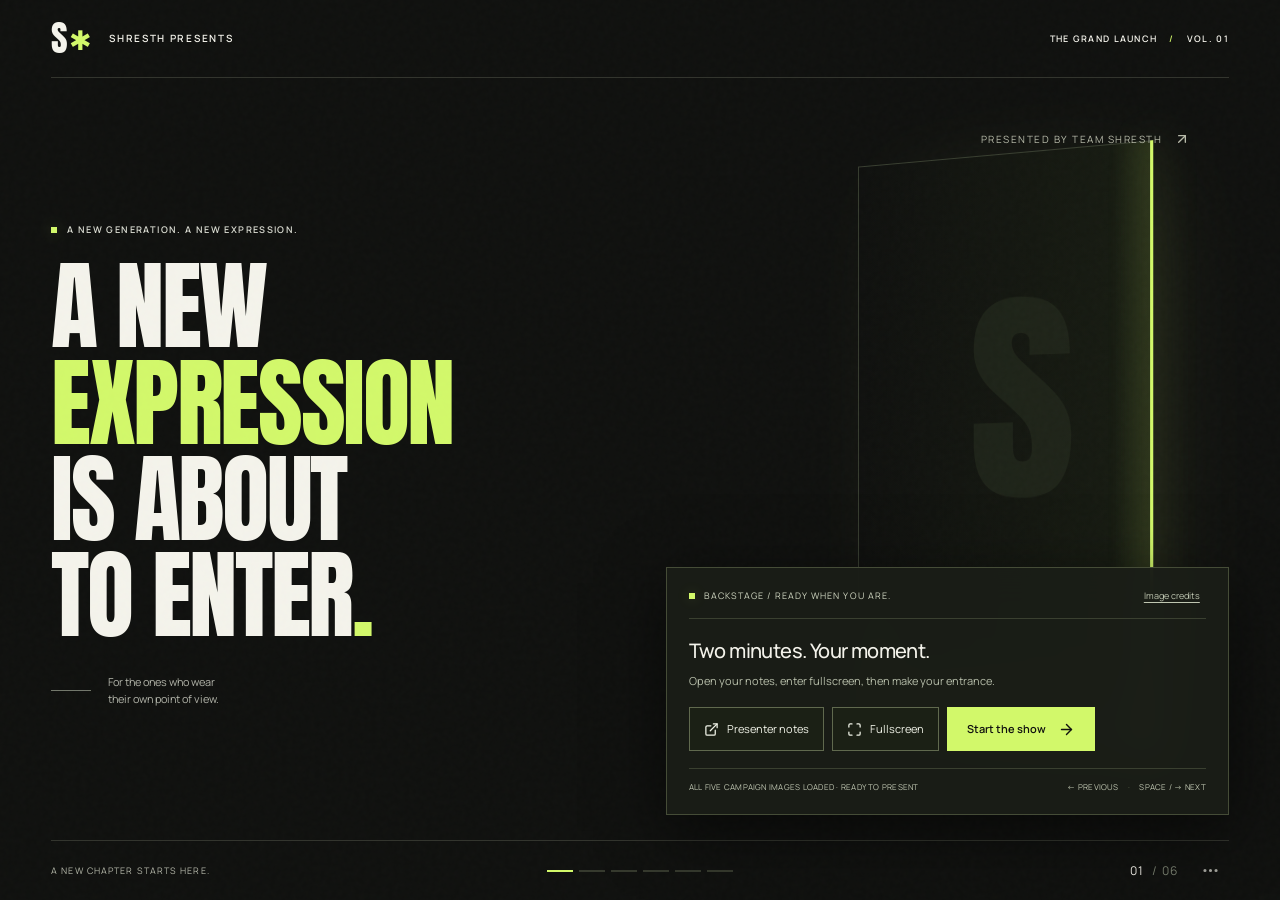
<file: index.html>
<!DOCTYPE html><html lang="en"><head><meta charSet="utf-8"/><meta name="viewport" content="width=device-width, initial-scale=1"/><link rel="stylesheet" href="/_next/static/chunks/33v42-6p9zz_9.css" data-precedence="next"/><link rel="preload" as="script" fetchPriority="low" href="/_next/static/chunks/3cfn99dbrcvvp.js"/><script src="/_next/static/chunks/24oq267qibdq3.js" async=""></script><script src="/_next/static/chunks/2khxl0v1q4i6n.js" async=""></script><script src="/_next/static/chunks/turbopack-3-ry682tkyiqk.js" async=""></script><script src="/_next/static/chunks/0umf92h1sb77c.js" async=""></script><script src="/_next/static/chunks/3hq5izhstmy9q.js" async=""></script><title>The Dressing Room × Shresth — The Grand Launch</title><meta name="description" content="The Gen Z Clothing Company. A new expression, presented by Team Shresth. Experience the collection. Meet us on the runway."/><script src="/_next/static/chunks/0cz1d0mv5g_q7.js" noModule=""></script></head><body><div hidden=""><!--$--><!--/$--></div><div tabindex="-1" class="launch-shell is-setup" data-scene="0" data-status="ready"><a href="#launch-stage" class="launch-skip">Skip to launch</a><header class="stage-header"><div class="stage-monogram" role="img" aria-label="Team Shresth">S<span>✱</span></div><span>SHRESTH PRESENTS</span><span class="stage-edition">THE GRAND LAUNCH <span class="lime">/</span> VOL. 01</span></header><main id="launch-stage" class="launch-stage" tabindex="-1" aria-label="Launch presentation"><section class="launch-scene scene-0" aria-label="The anticipation"><div class="tease-door" aria-hidden="true"><div class="door-line"></div><span>01 — OPENING SOON</span></div><div class="scene-copy anticipation-copy"><p class="stage-eyebrow"><span class="live-dot"></span> A NEW GENERATION. A NEW EXPRESSION.</p><h1>A NEW<br/><span class="lime">EXPRESSION</span><br/>IS ABOUT<br/>TO ENTER<span class="lime">.</span></h1><div class="anticipation-note"><span class="small-rule"></span><p>For the ones who wear<br/>their own point of view.</p></div></div><div class="door-mark" aria-hidden="true">S</div><p class="tease-signature">PRESENTED BY TEAM SHRESTH <svg xmlns="http://www.w3.org/2000/svg" width="16" height="16" viewBox="0 0 24 24" fill="none" stroke="currentColor" stroke-width="2" stroke-linecap="round" stroke-linejoin="round" class="lucide lucide-arrow-up-right" aria-hidden="true"><path d="M7 7h10v10"></path><path d="M7 17 17 7"></path></svg></p></section></main><footer class="stage-footer"><span>A NEW CHAPTER STARTS HERE.</span><div class="scene-indicators" role="img" aria-label="Scene 1 of 6"><span class="is-reached"></span><span class=""></span><span class=""></span><span class=""></span><span class=""></span><span class=""></span></div><div class="stage-counter"><span>01<!-- --> <span class="counter-slash">/ 06</span></span><button class="stage-options" aria-label="Show presentation controls"><svg xmlns="http://www.w3.org/2000/svg" width="19" height="19" viewBox="0 0 24 24" fill="none" stroke="currentColor" stroke-width="2" stroke-linecap="round" stroke-linejoin="round" class="lucide lucide-ellipsis lucide-more-horizontal" aria-hidden="true"><circle cx="12" cy="12" r="1"></circle><circle cx="19" cy="12" r="1"></circle><circle cx="5" cy="12" r="1"></circle></svg></button></div></footer><aside class="launch-setup" aria-label="Pre-show setup"><div class="setup-title"><span class="live-dot"></span><span>BACKSTAGE / READY WHEN YOU ARE.</span><button class="credit-link">Image credits</button></div><div class="setup-body"><div><strong>Two minutes. Your moment.</strong><p>Open your notes, enter fullscreen, then make your entrance.</p></div><div class="setup-actions"><button class="launch-secondary" disabled=""><svg xmlns="http://www.w3.org/2000/svg" width="15" height="15" viewBox="0 0 24 24" fill="none" stroke="currentColor" stroke-width="2" stroke-linecap="round" stroke-linejoin="round" class="lucide lucide-external-link" aria-hidden="true"><path d="M15 3h6v6"></path><path d="M10 14 21 3"></path><path d="M18 13v6a2 2 0 0 1-2 2H5a2 2 0 0 1-2-2V8a2 2 0 0 1 2-2h6"></path></svg> Presenter notes</button><button class="launch-secondary"><svg xmlns="http://www.w3.org/2000/svg" width="15" height="15" viewBox="0 0 24 24" fill="none" stroke="currentColor" stroke-width="2" stroke-linecap="round" stroke-linejoin="round" class="lucide lucide-maximize" aria-hidden="true"><path d="M8 3H5a2 2 0 0 0-2 2v3"></path><path d="M21 8V5a2 2 0 0 0-2-2h-3"></path><path d="M3 16v3a2 2 0 0 0 2 2h3"></path><path d="M16 21h3a2 2 0 0 0 2-2v-3"></path></svg> Fullscreen</button><button class="launch-primary" disabled="">Preparing the show…<svg xmlns="http://www.w3.org/2000/svg" width="17" height="17" viewBox="0 0 24 24" fill="none" stroke="currentColor" stroke-width="2" stroke-linecap="round" stroke-linejoin="round" class="lucide lucide-arrow-right" aria-hidden="true"><path d="M5 12h14"></path><path d="m12 5 7 7-7 7"></path></svg></button></div></div><div class="setup-foot"><span role="status">LOADING CAMPAIGN IMAGES…</span><span>← PREVIOUS <span class="shortcut-dot">·</span> SPACE / → NEXT</span></div></aside><dialog class="launch-dialog" aria-label="Restart the show"><h2>Return to backstage?</h2><p>This resets the timer and returns to the opening screen.</p><div><button class="launch-secondary">Keep presenting</button><button class="launch-primary">Restart show</button></div></dialog><dialog class="launch-dialog" aria-label="Campaign image credits"><p class="stage-eyebrow">CAMPAIGN CREDITS</p><h2>A visual first expression.</h2><p>Five original campaign images generated with AI for The Dressing Room × Shresth launch concept. The adult models are generated; the images do not verify physical garments or fit.</p><p>Creative direction: Indian Gen Z streetwear, relaxed silhouettes, charcoal studio lighting. Original masters and exact prompts are saved with the project.</p><button class="launch-primary">Back to backstage</button></dialog></div><!--$--><!--/$--><script id="_R_">(globalThis["TURBOPACK"] || (globalThis["TURBOPACK"] = [])).push({"otherChunks":["static/chunks/3cfn99dbrcvvp.js","static/chunks/24oq267qibdq3.js","static/chunks/2khxl0v1q4i6n.js"],"runtimeModuleIds":[94553]});</script><script src="/_next/static/chunks/3cfn99dbrcvvp.js" async=""></script><script>(self.__next_f=self.__next_f||[]).push([0])</script><script>self.__next_f.push([1,"1:\"$Sreact.fragment\"\n2:\"/_next/static/chunks/0umf92h1sb77c.js\"\n3:I[39756,[\"$2\"],\"default\"]\n4:I[37457,[\"$2\"],\"default\"]\n6:\"/_next/static/chunks/3hq5izhstmy9q.js\"\n7:\"LaunchExperience\"\n8:I[93761,[\"$2\",\"$6\"],\"$7\"]\n9:I[97367,[\"$2\"],\"OutletBoundary\"]\na:\"$Sreact.suspense\"\nc:\"ViewportBoundary\"\nd:I[97367,[\"$2\"],\"$c\"]\nf:\"MetadataBoundary\"\n10:I[97367,[\"$2\"],\"$f\"]\n12:I[68027,[\"$2\"],\"default\",1]\n:HL[\"/_next/static/chunks/33v42-6p9zz_9.css\",\"style\"]\n5:[[\"children\",{\"s\":\"__PAGE__\",\"h\":512,\"d\":{\"r\":[\"$\",\"$1\",\"c\",{\"children\":[[\"$\",\"$L8\",null,{}],[[\"$\",\"script\",\"script-0\",{\"src\":\"/_next/static/chunks/3hq5izhstmy9q.js\",\"async\":true,\"nonce\":\"$undefined\"}]],[\"$\",\"$L9\",null,{\"children\":[\"$\",\"$a\",null,{\"name\":\"Next.MetadataOutlet\",\"children\":\"$@b\"}]}]]}],\"p\":false,\"v\":null}}]]\n"])</script><script>self.__next_f.push([1,"0:{\"P\":null,\"c\":[\"\",\"\"],\"q\":\"\",\"i\":false,\"t\":{\"t\":{\"s\":\"\",\"h\":528,\"d\":{\"r\":[\"$\",\"$1\",\"c\",{\"children\":[[[\"$\",\"link\",\"0\",{\"rel\":\"stylesheet\",\"href\":\"/_next/static/chunks/33v42-6p9zz_9.css\",\"precedence\":\"next\",\"crossOrigin\":\"$undefined\",\"nonce\":\"$undefined\"}],[\"$\",\"script\",\"script-0\",{\"src\":\"/_next/static/chunks/0umf92h1sb77c.js\",\"async\":true,\"nonce\":\"$undefined\"}]],[\"$\",\"html\",null,{\"lang\":\"en\",\"children\":[\"$\",\"body\",null,{\"children\":[\"$\",\"$L3\",null,{\"parallelRouterKey\":\"children\",\"error\":\"$undefined\",\"errorStyles\":\"$undefined\",\"errorScripts\":\"$undefined\",\"template\":[\"$\",\"$L4\",null,{}],\"templateStyles\":\"$undefined\",\"templateScripts\":\"$undefined\",\"notFound\":[[[\"$\",\"title\",null,{\"children\":\"404: This page could not be found.\"}],[\"$\",\"div\",null,{\"style\":{\"fontFamily\":\"system-ui,\\\"Segoe UI\\\",Roboto,Helvetica,Arial,sans-serif,\\\"Apple Color Emoji\\\",\\\"Segoe UI Emoji\\\"\",\"height\":\"100vh\",\"textAlign\":\"center\",\"display\":\"flex\",\"flexDirection\":\"column\",\"alignItems\":\"center\",\"justifyContent\":\"center\"},\"children\":[\"$\",\"div\",null,{\"children\":[[\"$\",\"style\",null,{\"dangerouslySetInnerHTML\":{\"__html\":\"body{color:#000;background:#fff;margin:0}.next-error-h1{border-right:1px solid rgba(0,0,0,.3)}@media (prefers-color-scheme:dark){body{color:#fff;background:#000}.next-error-h1{border-right:1px solid rgba(255,255,255,.3)}}\"}}],[\"$\",\"h1\",null,{\"className\":\"next-error-h1\",\"style\":{\"display\":\"inline-block\",\"margin\":\"0 20px 0 0\",\"padding\":\"0 23px 0 0\",\"fontSize\":24,\"fontWeight\":500,\"verticalAlign\":\"top\",\"lineHeight\":\"49px\"},\"children\":404}],[\"$\",\"div\",null,{\"style\":{\"display\":\"inline-block\"},\"children\":[\"$\",\"h2\",null,{\"style\":{\"fontSize\":14,\"fontWeight\":400,\"lineHeight\":\"49px\",\"margin\":0},\"children\":\"This page could not be found.\"}]}]]}]}]],[]],\"forbidden\":\"$undefined\",\"unauthorized\":\"$undefined\"}]}]}]]}],\"p\":false,\"v\":null},\"c\":\"$Q5\"},\"h\":{\"r\":[\"$\",\"$1\",\"h\",{\"children\":[null,[\"$\",\"$Ld\",null,{\"children\":\"$Le\"}],[\"$\",\"$L10\",null,{\"children\":[[\"$\",\"div\",null,{\"hidden\":true,\"children\":[\"$\",\"$a\",null,{\"name\":\"Next.Metadata\",\"children\":\"$L11\"}]}],null]}],null]}],\"p\":false,\"v\":null}},\"m\":\"$undefined\",\"G\":[\"$12\",[[\"$\",\"link\",\"0\",{\"rel\":\"stylesheet\",\"href\":\"/_next/static/chunks/33v42-6p9zz_9.css\",\"precedence\":\"next\",\"crossOrigin\":\"$undefined\",\"nonce\":\"$undefined\"}]]],\"S\":true,\"r\":\"$undefined\",\"s\":\"$undefined\",\"a\":\"$undefined\",\"l\":\"$undefined\",\"p\":\"$undefined\",\"d\":\"$undefined\",\"b\":\"5Tp-k30WKajhKIGMwZar4\"}\n"])</script><script>self.__next_f.push([1,"e:[[\"$\",\"meta\",\"0\",{\"charSet\":\"utf-8\"}],[\"$\",\"meta\",\"1\",{\"name\":\"viewport\",\"content\":\"width=device-width, initial-scale=1\"}]]\n"])</script><script>self.__next_f.push([1,"b:null\n11:[[\"$\",\"title\",\"0\",{\"children\":\"The Dressing Room × Shresth — The Grand Launch\"}],[\"$\",\"meta\",\"1\",{\"name\":\"description\",\"content\":\"The Gen Z Clothing Company. A new expression, presented by Team Shresth. Experience the collection. Meet us on the runway.\"}]]\n"])</script></body></html>
</file>
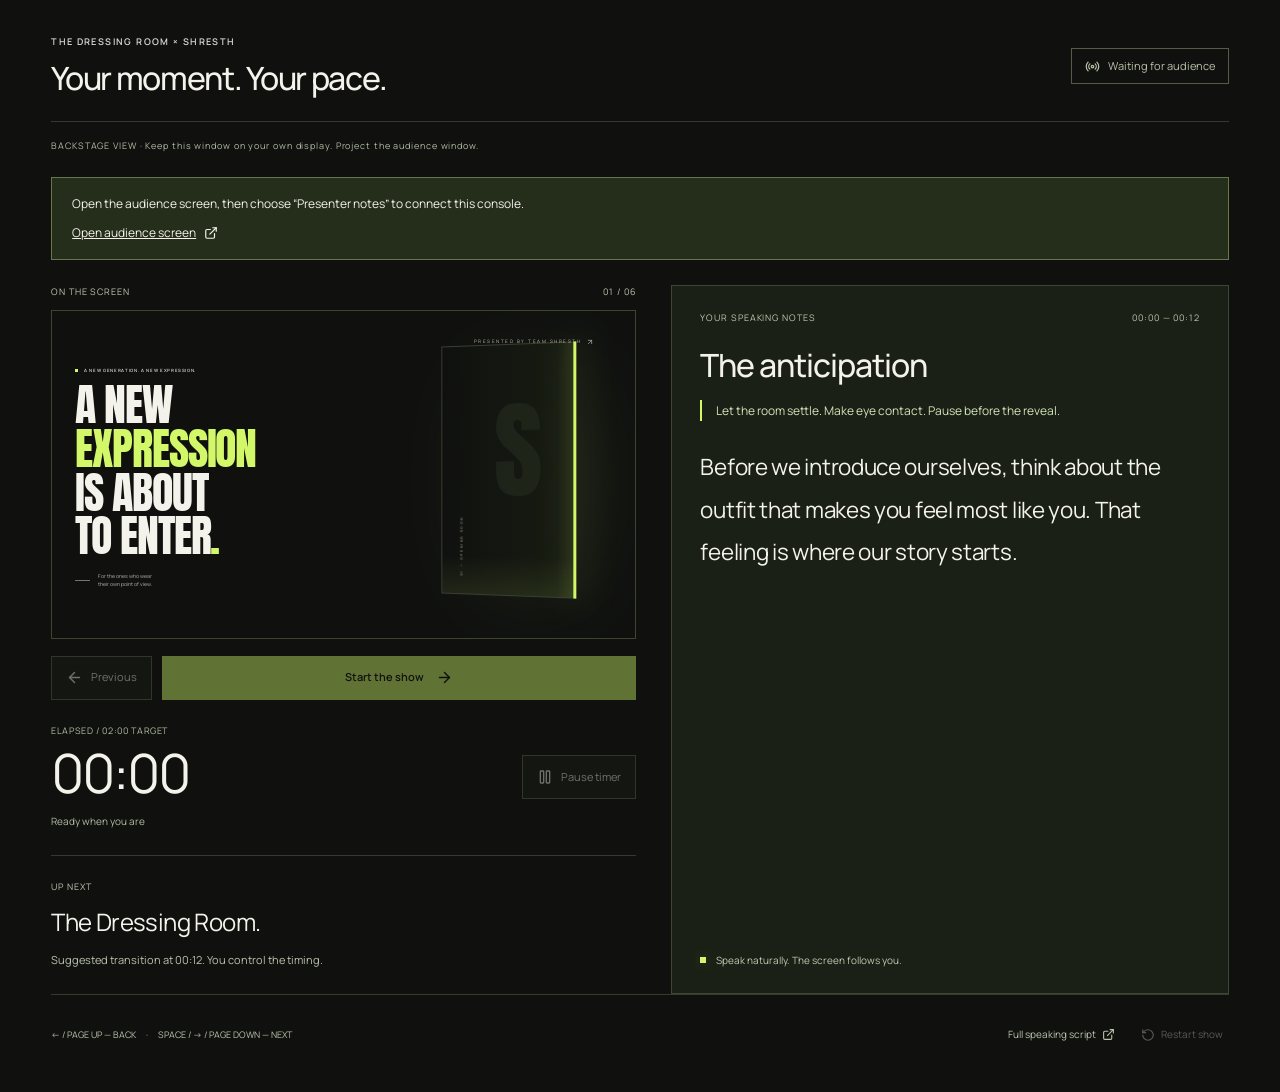
<file: presenter.html>
<!DOCTYPE html><html lang="en"><head><meta charSet="utf-8"/><meta name="viewport" content="width=device-width, initial-scale=1"/><link rel="stylesheet" href="/_next/static/chunks/33v42-6p9zz_9.css" data-precedence="next"/><link rel="preload" as="script" fetchPriority="low" href="/_next/static/chunks/3cfn99dbrcvvp.js"/><script src="/_next/static/chunks/24oq267qibdq3.js" async=""></script><script src="/_next/static/chunks/2khxl0v1q4i6n.js" async=""></script><script src="/_next/static/chunks/turbopack-3-ry682tkyiqk.js" async=""></script><script src="/_next/static/chunks/0umf92h1sb77c.js" async=""></script><script src="/_next/static/chunks/3puctrsd0jvv6.js" async=""></script><title>Presenter console | The Dressing Room</title><meta name="description" content="The Gen Z Clothing Company. A new expression, presented by Team Shresth. Experience the collection. Meet us on the runway."/><meta name="robots" content="noindex, nofollow"/><script src="/_next/static/chunks/0cz1d0mv5g_q7.js" noModule=""></script></head><body><div hidden=""><!--$--><!--/$--></div><div class="presenter-shell"><header class="presenter-header"><div><p class="stage-eyebrow">THE DRESSING ROOM × SHRESTH</p><h1>Your moment. Your pace.</h1></div><div class="connection-badge " role="status"><svg xmlns="http://www.w3.org/2000/svg" width="15" height="15" viewBox="0 0 24 24" fill="none" stroke="currentColor" stroke-width="2" stroke-linecap="round" stroke-linejoin="round" class="lucide lucide-radio" aria-hidden="true"><path d="M16.247 7.761a6 6 0 0 1 0 8.478"></path><path d="M19.075 4.933a10 10 0 0 1 0 14.134"></path><path d="M4.925 19.067a10 10 0 0 1 0-14.134"></path><path d="M7.753 16.239a6 6 0 0 1 0-8.478"></path><circle cx="12" cy="12" r="2"></circle></svg>Waiting for audience</div></header><p class="presenter-privacy">BACKSTAGE VIEW · Keep this window on your own display. Project the audience window.</p><div class="presenter-alert">Open the audience screen, then choose “Presenter notes” to connect this console.<a href="/" target="tdr-audience">Open audience screen <svg xmlns="http://www.w3.org/2000/svg" width="14" height="14" viewBox="0 0 24 24" fill="none" stroke="currentColor" stroke-width="2" stroke-linecap="round" stroke-linejoin="round" class="lucide lucide-external-link" aria-hidden="true"><path d="M15 3h6v6"></path><path d="M10 14 21 3"></path><path d="M18 13v6a2 2 0 0 1-2 2H5a2 2 0 0 1-2-2V8a2 2 0 0 1 2-2h6"></path></svg></a></div><div class="presenter-grid"><div class="presenter-left"><div class="console-panel-label"><span>ON THE SCREEN</span><span>01<!-- --> / 06</span></div><div class="presenter-preview" role="img" aria-label="Current audience scene preview"><section class="launch-scene scene-0 is-preview" aria-label="The anticipation"><div class="tease-door" aria-hidden="true"><div class="door-line"></div><span>01 — OPENING SOON</span></div><div class="scene-copy anticipation-copy"><p class="stage-eyebrow"><span class="live-dot"></span> A NEW GENERATION. A NEW EXPRESSION.</p><h1>A NEW<br/><span class="lime">EXPRESSION</span><br/>IS ABOUT<br/>TO ENTER<span class="lime">.</span></h1><div class="anticipation-note"><span class="small-rule"></span><p>For the ones who wear<br/>their own point of view.</p></div></div><div class="door-mark" aria-hidden="true">S</div><p class="tease-signature">PRESENTED BY TEAM SHRESTH <svg xmlns="http://www.w3.org/2000/svg" width="16" height="16" viewBox="0 0 24 24" fill="none" stroke="currentColor" stroke-width="2" stroke-linecap="round" stroke-linejoin="round" class="lucide lucide-arrow-up-right" aria-hidden="true"><path d="M7 7h10v10"></path><path d="M7 17 17 7"></path></svg></p></section></div><div class="presenter-actions"><button class="launch-secondary" disabled=""><svg xmlns="http://www.w3.org/2000/svg" width="17" height="17" viewBox="0 0 24 24" fill="none" stroke="currentColor" stroke-width="2" stroke-linecap="round" stroke-linejoin="round" class="lucide lucide-arrow-left" aria-hidden="true"><path d="m12 19-7-7 7-7"></path><path d="M19 12H5"></path></svg> Previous</button><button class="launch-primary" disabled="">Start the show<svg xmlns="http://www.w3.org/2000/svg" width="17" height="17" viewBox="0 0 24 24" fill="none" stroke="currentColor" stroke-width="2" stroke-linecap="round" stroke-linejoin="round" class="lucide lucide-arrow-right" aria-hidden="true"><path d="M5 12h14"></path><path d="m12 5 7 7-7 7"></path></svg></button></div><div class="presenter-timer"><div><p>ELAPSED / 02:00 TARGET</p><strong class="" data-testid="show-timer">00:00</strong><span>Ready when you are</span></div><button class="launch-secondary" disabled=""><svg xmlns="http://www.w3.org/2000/svg" width="16" height="16" viewBox="0 0 24 24" fill="none" stroke="currentColor" stroke-width="2" stroke-linecap="round" stroke-linejoin="round" class="lucide lucide-pause" aria-hidden="true"><rect x="14" y="3" width="5" height="18" rx="1"></rect><rect x="5" y="3" width="5" height="18" rx="1"></rect></svg>Pause timer</button></div><div class="presenter-next"><p class="console-panel-label">UP NEXT</p><strong>The Dressing Room.</strong><p>Suggested transition at 00:12. You control the timing.</p></div></div><section class="speaker-notes" aria-label="Speaking notes"><div class="console-panel-label"><span>YOUR SPEAKING NOTES</span><span>00:00<!-- --> — <!-- -->00:12</span></div><h2>The anticipation</h2><p class="speaker-cue">Let the room settle. Make eye contact. Pause before the reveal.</p><p class="speaker-script">Before we introduce ourselves, think about the outfit that makes you feel most like you. That feeling is where our story starts.</p><div class="speaker-note-bottom"><span class="live-dot"></span><p>Speak naturally. The screen follows you.</p></div></section></div><footer class="presenter-footer"><span>← / PAGE UP — BACK <span>·</span> SPACE / → / PAGE DOWN — NEXT</span><div><a href="/launch-script.txt" target="_blank" rel="noreferrer">Full speaking script <svg xmlns="http://www.w3.org/2000/svg" width="13" height="13" viewBox="0 0 24 24" fill="none" stroke="currentColor" stroke-width="2" stroke-linecap="round" stroke-linejoin="round" class="lucide lucide-external-link" aria-hidden="true"><path d="M15 3h6v6"></path><path d="M10 14 21 3"></path><path d="M18 13v6a2 2 0 0 1-2 2H5a2 2 0 0 1-2-2V8a2 2 0 0 1 2-2h6"></path></svg></a><button disabled=""><svg xmlns="http://www.w3.org/2000/svg" width="14" height="14" viewBox="0 0 24 24" fill="none" stroke="currentColor" stroke-width="2" stroke-linecap="round" stroke-linejoin="round" class="lucide lucide-rotate-ccw" aria-hidden="true"><path d="M3 12a9 9 0 1 0 9-9 9.75 9.75 0 0 0-6.74 2.74L3 8"></path><path d="M3 3v5h5"></path></svg> Restart show</button></div></footer><dialog class="launch-dialog" aria-label="Restart the launch"><h2>Restart the launch?</h2><p>The audience returns to the opening screen and the timer resets.</p><div><button class="launch-secondary">Keep presenting</button><button class="launch-primary">Restart show</button></div></dialog></div><!--$--><!--/$--><script id="_R_">(globalThis["TURBOPACK"] || (globalThis["TURBOPACK"] = [])).push({"otherChunks":["static/chunks/3cfn99dbrcvvp.js","static/chunks/24oq267qibdq3.js","static/chunks/2khxl0v1q4i6n.js"],"runtimeModuleIds":[94553]});</script><script src="/_next/static/chunks/3cfn99dbrcvvp.js" async=""></script><script>(self.__next_f=self.__next_f||[]).push([0])</script><script>self.__next_f.push([1,"1:\"$Sreact.fragment\"\n2:\"/_next/static/chunks/0umf92h1sb77c.js\"\n3:I[39756,[\"$2\"],\"default\"]\n4:I[37457,[\"$2\"],\"default\"]\n8:\"/_next/static/chunks/3puctrsd0jvv6.js\"\n9:\"PresenterConsole\"\na:I[88868,[\"$2\",\"$8\"],\"$9\"]\nb:I[97367,[\"$2\"],\"OutletBoundary\"]\nc:\"$Sreact.suspense\"\ne:\"ViewportBoundary\"\nf:I[97367,[\"$2\"],\"$e\"]\n11:\"MetadataBoundary\"\n12:I[97367,[\"$2\"],\"$11\"]\n14:I[68027,[\"$2\"],\"default\",1]\n:HL[\"/_next/static/chunks/33v42-6p9zz_9.css\",\"style\"]\n6:X\n7:[[\"children\",{\"s\":\"__PAGE__\",\"h\":512,\"d\":{\"r\":[\"$\",\"$1\",\"c\",{\"children\":[[\"$\",\"$La\",null,{}],[[\"$\",\"script\",\"script-0\",{\"src\":\"/_next/static/chunks/3puctrsd0jvv6.js\",\"async\":true,\"nonce\":\"$undefined\"}]],[\"$\",\"$Lb\",null,{\"children\":[\"$\",\"$c\",null,{\"name\":\"Next.MetadataOutlet\",\"children\":\"$@d\"}]}]]}],\"p\":false,\"v\":null}}]]\n5:[[\"children\",{\"s\":\"presenter\",\"h\":512,\"d\":{\"r\":[\"$\",\"$1\",\"c\",{\"children\":[null,[\"$\",\"$L3\",null,{\"parallelRouterKey\":\"children\",\"error\":\"$undefined\",\"errorStyles\":\"$undefined\",\"errorScripts\":\"$undefined\",\"template\":[\"$\",\"$L4\",null,{}],\"templateStyles\":\"$undefined\",\"templateScripts\":\"$undefined\",\"notFound\":\"$undefined\",\"forbidden\":\"$undefined\",\"unauthorized\":\"$undefined\"}]]}],\"p\":false,\"v\":\"$6\"},\"c\":\"$Q7\"}]]\n"])</script><script>self.__next_f.push([1,"0:{\"P\":null,\"c\":[\"\",\"presenter\"],\"q\":\"\",\"i\":false,\"t\":{\"t\":{\"s\":\"\",\"h\":528,\"d\":{\"r\":[\"$\",\"$1\",\"c\",{\"children\":[[[\"$\",\"link\",\"0\",{\"rel\":\"stylesheet\",\"href\":\"/_next/static/chunks/33v42-6p9zz_9.css\",\"precedence\":\"next\",\"crossOrigin\":\"$undefined\",\"nonce\":\"$undefined\"}],[\"$\",\"script\",\"script-0\",{\"src\":\"/_next/static/chunks/0umf92h1sb77c.js\",\"async\":true,\"nonce\":\"$undefined\"}]],[\"$\",\"html\",null,{\"lang\":\"en\",\"children\":[\"$\",\"body\",null,{\"children\":[\"$\",\"$L3\",null,{\"parallelRouterKey\":\"children\",\"error\":\"$undefined\",\"errorStyles\":\"$undefined\",\"errorScripts\":\"$undefined\",\"template\":[\"$\",\"$L4\",null,{}],\"templateStyles\":\"$undefined\",\"templateScripts\":\"$undefined\",\"notFound\":[[[\"$\",\"title\",null,{\"children\":\"404: This page could not be found.\"}],[\"$\",\"div\",null,{\"style\":{\"fontFamily\":\"system-ui,\\\"Segoe UI\\\",Roboto,Helvetica,Arial,sans-serif,\\\"Apple Color Emoji\\\",\\\"Segoe UI Emoji\\\"\",\"height\":\"100vh\",\"textAlign\":\"center\",\"display\":\"flex\",\"flexDirection\":\"column\",\"alignItems\":\"center\",\"justifyContent\":\"center\"},\"children\":[\"$\",\"div\",null,{\"children\":[[\"$\",\"style\",null,{\"dangerouslySetInnerHTML\":{\"__html\":\"body{color:#000;background:#fff;margin:0}.next-error-h1{border-right:1px solid rgba(0,0,0,.3)}@media (prefers-color-scheme:dark){body{color:#fff;background:#000}.next-error-h1{border-right:1px solid rgba(255,255,255,.3)}}\"}}],[\"$\",\"h1\",null,{\"className\":\"next-error-h1\",\"style\":{\"display\":\"inline-block\",\"margin\":\"0 20px 0 0\",\"padding\":\"0 23px 0 0\",\"fontSize\":24,\"fontWeight\":500,\"verticalAlign\":\"top\",\"lineHeight\":\"49px\"},\"children\":404}],[\"$\",\"div\",null,{\"style\":{\"display\":\"inline-block\"},\"children\":[\"$\",\"h2\",null,{\"style\":{\"fontSize\":14,\"fontWeight\":400,\"lineHeight\":\"49px\",\"margin\":0},\"children\":\"This page could not be found.\"}]}]]}]}]],[]],\"forbidden\":\"$undefined\",\"unauthorized\":\"$undefined\"}]}]}]]}],\"p\":false,\"v\":null},\"c\":\"$Q5\"},\"h\":{\"r\":[\"$\",\"$1\",\"h\",{\"children\":[null,[\"$\",\"$Lf\",null,{\"children\":\"$L10\"}],[\"$\",\"$L12\",null,{\"children\":[[\"$\",\"div\",null,{\"hidden\":true,\"children\":[\"$\",\"$c\",null,{\"name\":\"Next.Metadata\",\"children\":\"$L13\"}]}],null]}],null]}],\"p\":false,\"v\":null}},\"m\":\"$undefined\",\"G\":[\"$14\",[[\"$\",\"link\",\"0\",{\"rel\":\"stylesheet\",\"href\":\"/_next/static/chunks/33v42-6p9zz_9.css\",\"precedence\":\"next\",\"crossOrigin\":\"$undefined\",\"nonce\":\"$undefined\"}]]],\"S\":true,\"r\":\"$undefined\",\"s\":\"$undefined\",\"a\":\"$undefined\",\"l\":\"$undefined\",\"p\":\"$undefined\",\"d\":\"$undefined\",\"b\":\"5Tp-k30WKajhKIGMwZar4\"}\n"])</script><script>self.__next_f.push([1,"6:C\n10:[[\"$\",\"meta\",\"0\",{\"charSet\":\"utf-8\"}],[\"$\",\"meta\",\"1\",{\"name\":\"viewport\",\"content\":\"width=device-width, initial-scale=1\"}]]\n"])</script><script>self.__next_f.push([1,"d:null\n13:[[\"$\",\"title\",\"0\",{\"children\":\"Presenter console | The Dressing Room\"}],[\"$\",\"meta\",\"1\",{\"name\":\"description\",\"content\":\"The Gen Z Clothing Company. A new expression, presented by Team Shresth. Experience the collection. Meet us on the runway.\"}],[\"$\",\"meta\",\"2\",{\"name\":\"robots\",\"content\":\"noindex, nofollow\"}]]\n"])</script></body></html>
</file>
<file: _next/static/chunks/33v42-6p9zz_9.css>
@font-face{font-family:LaunchDisplay;src:url(/fonts/Anton-Regular.ttf)format("truetype");font-weight:400;font-display:swap}@font-face{font-family:LaunchSans;src:url(/fonts/Manrope.ttf)format("truetype");font-weight:200 800;font-display:swap}:is(body:has(.launch-shell),body:has(.presenter-shell)){color:#f4f3eb;background:#10110f;margin:0}.launch-shell,.presenter-shell{--lime:#d2f86a;--stage-ink:#10110f;--stage-paper:#f4f3eb;--stage-muted:#b1b3a8;--u:1vw;color:var(--stage-paper);background:var(--stage-ink);text-align:left;font-family:LaunchSans,Arial,sans-serif;font-weight:400;line-height:1.5}.launch-shell *,.presenter-shell *{box-sizing:border-box}.launch-shell h1,.presenter-shell h1,.launch-shell h2,.presenter-shell h2,.launch-shell p,.presenter-shell p,.launch-shell figure,.presenter-shell figure{margin:0}.launch-shell button,.presenter-shell button{font:inherit;cursor:pointer;color:inherit;text-transform:none;letter-spacing:0;background:0 0;border:0}.launch-shell button:disabled,.presenter-shell button:disabled{opacity:.42;cursor:not-allowed}.launch-shell a,.presenter-shell a{color:inherit;text-decoration:none}.launch-shell :focus-visible,.presenter-shell :focus-visible{outline:2px solid var(--lime);outline-offset:5px}.launch-shell:focus,.launch-stage:focus{outline:none}.launch-shell .lime,.presenter-shell .lime{color:var(--lime)}.launch-shell{isolation:isolate;flex-direction:column;min-height:100svh;display:flex;position:relative;overflow:hidden}.launch-shell:after{content:"";opacity:.12;pointer-events:none;z-index:4;background-image:url("data:image/svg+xml,%3Csvg viewBox='0 0 180 180' xmlns='http://www.w3.org/2000/svg'%3E%3Cfilter id='n'%3E%3CfeTurbulence type='fractalNoise' baseFrequency='.9' numOctaves='3' stitchTiles='stitch'/%3E%3C/filter%3E%3Crect width='100%25' height='100%25' opacity='.16' filter='url(%23n)'/%3E%3C/svg%3E");position:absolute;inset:0}.launch-skip{background:var(--lime);z-index:50;padding:12px 20px;position:absolute;top:-100px;left:20px;color:#10110f!important}.launch-skip:focus{top:10px}.stage-header{letter-spacing:1.7px;z-index:5;border-bottom:1px solid #33352e;flex-shrink:0;align-items:center;gap:20px;height:78px;margin:0 4%;font-size:10px;font-weight:600;display:flex;position:relative}.stage-monogram{letter-spacing:-3px;color:var(--stage-paper);align-items:center;gap:4px;font:36px/.9 LaunchDisplay,sans-serif;display:flex}.stage-monogram span{color:var(--lime);font-size:27px;line-height:1}.stage-edition{letter-spacing:1.3px;gap:12px;margin-left:auto;font-size:9px;display:flex}.launch-stage{flex:none;height:calc(100svh - 138px);min-height:500px;display:block;position:relative}.launch-scene{--u:1vw;width:100%;height:100%;animation:.65s ease-out both scene-in;position:relative;overflow:hidden}.launch-scene h1{letter-spacing:-.025em;margin:0;font-family:LaunchDisplay,Impact,sans-serif;font-weight:400;line-height:.98}.stage-eyebrow{font-size:clamp(9px, calc(var(--u) * .72), 14px);letter-spacing:.15em;color:#d9dbd1;align-items:center;gap:10px;font-weight:600;line-height:1.6;display:flex}.live-dot{background:var(--lime);flex-shrink:0;width:6px;height:6px;display:inline-block;box-shadow:0 0 13px #d2f86a35}.scene-copy{z-index:2;position:relative}.anticipation-copy{padding:calc(var(--u) * 3) 4% 2%;flex-direction:column;justify-content:center;width:65%;height:100%;display:flex}.anticipation-copy h1{font-size:calc(var(--u) * 7.6);margin:calc(var(--u) * 1.6) 0;line-height:.99}.anticipation-note{margin-top:calc(var(--u) * .7);align-items:center;gap:17px;display:flex}.anticipation-note p{font-size:clamp(10px, calc(var(--u) * .85), 16px);color:var(--stage-muted);line-height:1.6}.small-rule{background:#72776b;width:40px;height:1px}.tease-door{background:linear-gradient(90deg,#10110f 0%,#171b12 88%,#b7e55324 100%);border:1px solid #383e30;width:24%;height:77%;position:absolute;top:10%;right:10%;transform:perspective(1000px)rotateY(-17deg);box-shadow:23px 10px 100px -35px #bad57029}.door-line{background:var(--lime);width:3px;height:101%;position:absolute;top:-1px;right:-2px;box-shadow:0 0 38px 5px #bce06a26}.tease-door:after{content:"";background:linear-gradient(#0000,#d2f86a16);height:15%;position:absolute;inset:auto 0 0}.tease-door span{letter-spacing:1.6px;color:#c1c7ad;writing-mode:vertical-rl;font-size:9px;position:absolute;bottom:18px;left:18px;transform:rotate(180deg)}.door-mark{font:calc(var(--u) * 18)/1 LaunchDisplay, sans-serif;color:#252c1e;opacity:.6;position:absolute;top:27%;right:16%;transform:skewY(-2deg)}.tease-signature{color:#b8bbaa;letter-spacing:1.5px;align-items:center;gap:12px;font-size:10px;display:flex;position:absolute;top:7%;right:7%}.stage-footer{letter-spacing:1.1px;z-index:5;color:#b5b8aa;background:0 0;border-top:1px solid #33352e;flex-shrink:0;justify-content:space-between;align-items:center;gap:20px;height:60px;margin:0 4%;padding:0;font-size:9px;display:flex;position:relative}.scene-indicators{gap:6px;display:flex;position:absolute;left:50%;transform:translate(-50%)}.scene-indicators span{background:#363a2e;width:26px;height:2px;display:block}.scene-indicators .is-reached{background:var(--lime)}.stage-counter{color:var(--stage-paper);align-items:center;gap:15px;font-size:12px;display:flex}.counter-slash{color:#7a8171;margin-left:5px}.stage-options{opacity:.65;justify-content:center;align-items:center;min-width:36px;min-height:36px;display:flex}.stage-options:hover{opacity:1}.reveal-copy{z-index:1;flex-direction:column;justify-content:center;height:100%;padding:3% 8%;display:flex;position:relative}.reveal-copy h1{font-size:calc(var(--u) * 12.3);margin:calc(var(--u) * 1.8) 0 calc(var(--u) * 2.4);letter-spacing:-.015em;line-height:.89}.reveal-copy h1>span{display:block}.reveal-copy .reveal-the{font-family:LaunchSans,sans-serif;font-size:calc(var(--u) * 2);letter-spacing:.3em;margin-bottom:calc(var(--u) * 1.4);font-weight:500}.reveal-star{vertical-align:top;margin-left:calc(var(--u) * 2);font-family:Arial,sans-serif;font-size:.65em}.brand-baseline{align-items:center;gap:calc(var(--u) * 2);font-size:calc(var(--u) * 1.1);letter-spacing:.15em;font-weight:500;display:flex}.brand-baseline>span{color:var(--lime);font-size:24px;font-weight:300}.reveal-ring{aspect-ratio:1;border:1px solid #30382a;border-radius:50%;height:105%;position:absolute;top:-3%;right:-12%}.reveal-ring:before,.reveal-ring:after{content:"";border:1px solid #262d20;border-radius:50%;position:absolute;inset:9%}.reveal-ring:after{inset:19%}.reveal-note{letter-spacing:.15em;color:#aeb59e;writing-mode:vertical-rl;font-size:10px;position:absolute;bottom:7%;right:6%}.attitude-image{object-fit:contain;object-position:right center;width:100%;height:100%;position:absolute;inset:0}.attitude-copy{background:linear-gradient(90deg,#10110f 10%,#10110ff0 38%,#10110f00 100%);flex-direction:column;justify-content:center;width:53%;height:100%;padding:3% 4%;display:flex}.attitude-copy h1{font-size:calc(var(--u) * 7.8);margin:calc(var(--u) * 1.6) 0;line-height:.98}.attitude-caption{font-size:clamp(11px, calc(var(--u) * 1), 19px);color:#ced1c5;line-height:1.7}.image-index{letter-spacing:1.7px;color:#d8dace;font-size:9px;position:absolute;bottom:4%;right:4%}.scene-3{gap:calc(var(--u) * 1.5);flex-direction:column;padding:2.3% 4% 2%;display:flex}.collection-heading{flex-shrink:0;justify-content:space-between;align-items:end;gap:20px;display:flex}.collection-heading h1{font-family:LaunchSans,sans-serif;font-size:calc(var(--u) * 3.5);letter-spacing:-.05em;margin-top:9px;font-weight:500;line-height:1.15}.collection-heading>p{letter-spacing:1px;color:var(--stage-muted);text-align:right;padding-bottom:5px;font-size:9px;line-height:1.7}.launch-looks{gap:calc(var(--u) * 1.7);flex:1;grid-template-columns:repeat(3,minmax(0,1fr));min-height:0;display:grid}.launch-look{flex-direction:column;min-height:0;display:flex}.look-image-wrap{background:radial-gradient(#262a21,#161814);border:1px solid #34382c;flex:1;min-height:0;position:relative}.look-image-wrap img{object-fit:contain;width:100%;height:100%;position:absolute;inset:0}.look-number{letter-spacing:1px;color:#f4f3eb;font-size:11px;position:absolute;top:13px;left:15px}.look-cross{color:var(--lime);font-size:20px;font-weight:300;position:absolute;top:11px;right:13px}.launch-look figcaption{flex-shrink:0;justify-content:space-between;gap:5px;padding-top:13px;display:flex}.launch-look figcaption strong{font-size:clamp(9px, calc(var(--u) * .8), 16px);letter-spacing:.05em;font-weight:600}.launch-look figcaption>span{font-size:clamp(8px, calc(var(--u) * .6), 12px);color:#b7bdaa;text-align:right;line-height:1.7}.statement-heading{z-index:2;position:absolute;top:4%;left:4%}.statement-heading h1{font-family:LaunchSans,sans-serif;font-size:calc(var(--u) * 3.5);letter-spacing:-.06em;margin-top:12px;font-weight:500;line-height:1.08}.statement-image{object-fit:contain;width:82%;height:85%;position:absolute;bottom:4%;left:15%}.statement-caption{letter-spacing:1.2px;color:#b8bdaa;writing-mode:vertical-rl;font-size:9px;position:absolute;bottom:4%;left:4%;transform:rotate(180deg)}.runway-copy{z-index:2;flex-direction:column;justify-content:center;align-items:start;height:100%;padding:3% 4% 6%;display:flex;position:relative}.runway-copy h1{font-size:calc(var(--u) * 10.6);margin:calc(var(--u) * 2.2) 0;line-height:1.03;position:relative}.runway-arrow{right:calc(var(--u) * -15);bottom:calc(var(--u) * .5);width:calc(var(--u) * 11);height:calc(var(--u) * 11);stroke-width:1.2px;color:var(--lime);position:absolute}.runway-brand{align-items:center;gap:calc(var(--u) * 1.7);font-size:calc(var(--u) * 1.2);letter-spacing:.1em;display:flex}.runway-brand>.lime{font-size:calc(var(--u) * 2);font-weight:300}.runway-live{letter-spacing:1.5px;color:#b9c0ab;align-items:center;gap:8px;font-size:10px;display:flex;margin-top:calc(var(--u) * 1.5)!important}.runway-live>span{background:var(--lime);border-radius:50%;width:5px;height:5px}.runway-bottom{letter-spacing:1.3px;color:#aeb7a0;justify-content:space-between;gap:15px;font-size:9px;display:flex;position:absolute;bottom:4%;left:4%;right:4%}.runway-lines{opacity:.45;position:absolute;inset:0;overflow:hidden}.runway-lines i{border:1px solid #53663c;width:70%;height:160%;position:absolute;top:-20%;left:60%;transform:rotate(29deg)}.runway-lines i:nth-child(2){left:69%}.runway-lines i:nth-child(3){left:78%}.launch-setup{z-index:10;-webkit-backdrop-filter:blur(18px);backdrop-filter:blur(18px);background:#1b1e17f5;border:1px solid #454c37;width:44%;max-width:680px;padding:20px 22px;position:absolute;bottom:85px;right:4%;box-shadow:0 16px 60px #0008}.setup-title{letter-spacing:.12em;color:#d0d6c1;border-bottom:1px solid #3a4030;align-items:center;gap:9px;padding-bottom:15px;font-size:9px;display:flex}.setup-title .credit-link{text-underline-offset:3px;color:#bfc6b1;margin-left:auto;font-size:9px;text-decoration:underline}.setup-body{padding:17px 0}.setup-body strong{letter-spacing:-.6px;font-size:20px;font-weight:500}.setup-body p{color:#b7beaa;margin:5px 0 16px;font-size:11px;line-height:1.8}.setup-actions{flex-wrap:wrap;gap:8px;display:flex}.launch-shell .launch-primary,.presenter-shell .launch-primary{background:var(--lime);border:1px solid var(--lime);color:#10110f;justify-content:center;align-items:center;gap:12px;min-height:44px;padding:12px 19px;font-size:11px;font-weight:600;display:inline-flex}.launch-shell .launch-primary:hover,.presenter-shell .launch-primary:hover{background:#e0ff93}.launch-shell .launch-secondary,.presenter-shell .launch-secondary{color:#f1f3e8;background:#1b2015;border:1px solid #60694e;justify-content:center;align-items:center;gap:8px;min-height:44px;padding:12px 14px;font-size:11px;display:inline-flex}.launch-shell .launch-secondary:hover,.presenter-shell .launch-secondary:hover{background:#2d3523}.setup-foot{letter-spacing:.03em;color:#c0c7b2;border-top:1px solid #3a4030;flex-wrap:wrap;justify-content:space-between;gap:8px;padding-top:12px;font-size:8px;line-height:1.6;display:flex}.setup-foot button{color:var(--lime);margin-left:8px;text-decoration:underline}.shortcut-dot{color:#616d4e;padding:0 7px}.setup-notice{color:#e1e7d2;font-size:11px;line-height:1.6;margin-top:12px!important}.launch-toolbar{z-index:20;background:#20251a;border:1px solid #4a543b;flex-wrap:wrap;justify-content:center;align-items:center;gap:4px;min-width:480px;max-width:94%;padding:10px;display:flex;position:absolute;bottom:75px;left:50%;transform:translate(-50%);box-shadow:0 10px 30px #0008}.launch-toolbar>button{justify-content:center;align-items:center;gap:7px;min-width:44px;min-height:44px;padding:10px;font-size:11px;display:flex}.launch-toolbar>button:hover{background:#354029}.toolbar-separator{background:#60694e;width:1px;height:22px;margin:0 6px}.launch-toolbar p{width:100%;padding:7px;font-size:11px}.launch-shell .launch-dialog,.presenter-shell .launch-dialog{color:#f4f3eb;background:#1c2117;border:1px solid #586547;width:calc(100% - 40px);max-width:530px;margin:auto;padding:32px;font:14px/1.7 LaunchSans,sans-serif}.launch-dialog::backdrop{-webkit-backdrop-filter:blur(5px);backdrop-filter:blur(5px);background:#000b}.launch-dialog h2{letter-spacing:-.6px;margin:0 0 15px;font:500 27px/1.2 LaunchSans,sans-serif}.launch-dialog p{margin-bottom:20px;font-size:13px;line-height:1.8}.launch-dialog>div{flex-wrap:wrap;justify-content:end;gap:10px;display:flex}@keyframes scene-in{0%{opacity:0;transform:translateY(12px)}to{opacity:1;transform:translateY(0)}}.presenter-shell{min-height:100svh;padding:35px 4%}.presenter-header{border-bottom:1px solid #343b2c;justify-content:space-between;align-items:center;gap:20px;padding-bottom:24px;display:flex}.presenter-header h1{letter-spacing:-1.3px;margin-top:9px;font:500 32px/1.2 LaunchSans,sans-serif}.connection-badge{color:#b9c1a9;border:1px solid #555b4b;flex-shrink:0;align-items:center;gap:8px;padding:9px 13px;font-size:11px;display:flex}.connection-badge.connected{color:var(--lime);background:#252f1933;border-color:#647f33}.presenter-privacy{letter-spacing:.1em;color:#b0bba1;padding:17px 0 24px;font-size:9px}.presenter-grid{grid-template-columns:1.05fr 1fr;gap:35px;display:grid}.console-panel-label{color:#bec7af;letter-spacing:.1em;justify-content:space-between;gap:10px;font-size:9px;display:flex}.presenter-preview{aspect-ratio:16/9;background:#10110f;border:1px solid #3b4530;margin-top:12px;position:relative;overflow:hidden;container-type:inline-size}.presenter-preview .launch-scene{--u:1cqw;height:100%;animation:none}.presenter-preview .stage-eyebrow{font-size:calc(var(--u) * .75);gap:calc(var(--u) * 1)}.presenter-preview .live-dot{width:3px;height:3px}.presenter-preview .anticipation-note p,.presenter-preview .attitude-caption{font-size:calc(var(--u) * .9)}.presenter-preview .anticipation-note{gap:8px}.presenter-preview .small-rule{width:15px}.presenter-preview .tease-signature{font-size:calc(var(--u) * .8);gap:5px}.presenter-preview .tease-signature svg{width:8px}.presenter-preview .tease-door span,.presenter-preview .reveal-note,.presenter-preview .statement-caption,.presenter-preview .image-index{font-size:calc(var(--u) * .6)}.presenter-preview .brand-baseline>span{font-size:calc(var(--u) * 1.5)}.presenter-preview .scene-3{gap:calc(var(--u) * 1.5)}.presenter-preview .collection-heading>p{font-size:calc(var(--u) * .7);line-height:1.3}.presenter-preview .collection-heading h1{margin-top:4px}.presenter-preview .look-number{font-size:6px;top:5px;left:5px}.presenter-preview .look-cross{font-size:10px;top:2px;right:4px}.presenter-preview .launch-look figcaption{padding-top:5px;display:block}.presenter-preview .launch-look figcaption strong{font-size:calc(var(--u) * .8)}.presenter-preview .launch-look figcaption>span{font-size:calc(var(--u) * .6);text-align:left;display:block}.presenter-preview .statement-heading h1{margin-top:4px}.presenter-preview .runway-live,.presenter-preview .runway-bottom{font-size:calc(var(--u) * .7)}.presenter-actions{gap:10px;margin-top:16px;display:flex}.presenter-actions>.launch-primary{flex:1}.presenter-timer{border-bottom:1px solid #343b2c;justify-content:space-between;align-items:center;gap:15px;padding:24px 0;display:flex}.presenter-timer p{letter-spacing:.07em;color:#b0bca0;font-size:9px}.presenter-timer strong{letter-spacing:-2px;font-variant-numeric:tabular-nums;font-size:54px;font-weight:400;line-height:1.3;display:block}.presenter-timer strong.over-time{color:var(--lime)}.presenter-timer>div>span{color:#b0bca0;font-size:10px}.presenter-next{padding:24px 0}.presenter-next>strong{letter-spacing:-.6px;margin:10px 0;font-size:24px;font-weight:400;display:block}.presenter-next>p:last-child{color:#b9c3ad;font-size:11px;line-height:1.8}.speaker-notes{background:#1b2016;border:1px solid #3d4731;flex-direction:column;align-self:start;min-height:100%;padding:25px 28px;display:flex}.speaker-notes h2{letter-spacing:-1px;margin:22px 0 15px;font-size:32px;font-weight:500;line-height:1.2}.speaker-cue{color:#d2e3b7;border-left:2px solid var(--lime);padding-left:14px;font-size:12px;line-height:1.8;margin-bottom:25px!important}.speaker-script{letter-spacing:-.3px;font-size:clamp(18px,1.75vw,28px);font-weight:400;line-height:1.9}.speaker-note-bottom{color:#c0cbb0;align-items:center;gap:10px;margin-top:auto;padding-top:28px;display:flex}.speaker-note-bottom p{font-size:10px}.presenter-footer{color:#b9c4aa;background:0 0;border-top:1px solid #343b2c;justify-content:space-between;align-items:center;gap:20px;padding:18px 0 0;font-size:9px;display:flex}.presenter-footer>span>span{padding:0 8px}.presenter-footer>div{align-items:center;gap:20px;display:flex}.presenter-footer button,.presenter-footer a{align-items:center;gap:6px;min-height:44px;font-size:10px;display:inline-flex}.presenter-alert{background:#252e1b;border:1px solid #67764c;margin-bottom:25px;padding:15px 20px;font-size:12px;line-height:1.8}.presenter-alert a{align-items:center;gap:8px;margin-top:8px;text-decoration:underline;display:flex}@media (min-width:1800px){.launch-setup{padding:27px 30px}.setup-body{padding:22px 0}.setup-body strong{font-size:27px}.setup-body p{font-size:13px}.setup-actions{gap:12px}.setup-title{font-size:11px}.setup-foot{font-size:9px}.launch-shell .launch-primary,.launch-shell .launch-secondary{min-height:48px;font-size:12px}}@media (max-height:760px) and (min-width:901px){.stage-header{height:62px}.stage-footer{height:48px}.launch-stage{height:calc(100svh - 110px);min-height:0}.launch-setup{padding:15px 18px;bottom:66px}.setup-body{padding:12px 0}.setup-body strong{font-size:17px}.setup-body p{margin:4px 0 11px}.setup-title{padding-bottom:10px}.setup-foot{padding-top:9px}.anticipation-copy h1{font-size:calc(var(--u) * 6.9);margin:calc(var(--u) * 1.2) 0}.reveal-copy h1{font-size:calc(var(--u) * 10.7)}.attitude-copy h1{font-size:calc(var(--u) * 7)}.runway-copy h1{font-size:calc(var(--u) * 9.2)}}@media (max-width:1000px){.setup-actions{gap:7px}.launch-setup{width:46%;padding:17px}.launch-shell .launch-primary,.launch-shell .launch-secondary{padding:10px 12px;font-size:10px}.setup-body strong{font-size:18px}.setup-foot>span:last-child,.collection-heading>p{display:none}.launch-look figcaption{display:block}.launch-look figcaption>span{text-align:left;margin-top:3px;display:block}.presenter-grid{gap:20px}.speaker-notes{padding:20px}.presenter-header h1{font-size:26px}.speaker-notes h2{font-size:27px}.speaker-script{font-size:19px}}@media (max-width:700px){.stage-header{letter-spacing:1px;gap:13px;height:68px;margin:0 6%;font-size:8px}.stage-monogram{font-size:29px}.stage-monogram span{font-size:21px}.stage-edition{letter-spacing:.6px;text-align:right;max-width:86px;font-size:7px;line-height:1.7;display:block}.stage-edition>.lime{margin:0 3px}.launch-stage{height:calc(100svh - 120px);min-height:580px}.stage-footer{letter-spacing:.5px;height:52px;margin:0 6%;font-size:7px}.stage-footer>span{max-width:48%;font-size:7px}.stage-counter{gap:6px;font-size:10px}.scene-indicators{display:none}.anticipation-copy{justify-content:start;width:100%;padding:55px 6% 6%}.anticipation-copy h1{margin:25px 0 20px;font-size:13.4vw;line-height:1.03}.anticipation-copy .stage-eyebrow{letter-spacing:1px;font-size:8px}.anticipation-note{display:none}.tease-door{opacity:.35;width:26%;height:47%;top:15%;right:10%}.door-mark{opacity:.2;font-size:39vw;top:20%;right:13%}.tease-signature{display:none}.launch-setup{z-index:10;width:auto;max-width:none;margin:0;padding:16px;position:absolute;bottom:75px;left:6%;right:6%}.is-setup .launch-stage{height:calc(100svh - 120px);min-height:700px}.setup-body strong{font-size:18px}.setup-title,.setup-title .credit-link{font-size:8px}.setup-body p{font-size:10px}.setup-actions{grid-template-columns:1fr 1fr;display:grid}.setup-actions>.launch-primary{grid-column:1/-1}.launch-shell .launch-primary,.launch-shell .launch-secondary{font-size:11px}.setup-foot{font-size:7px}.stage-eyebrow{letter-spacing:1px;font-size:8px}.reveal-copy{justify-content:center;padding:6%}.reveal-copy h1{margin:32px 0;font-size:20.5vw;line-height:.98}.reveal-copy .reveal-the{margin-bottom:18px;font-size:5vw}.brand-baseline{letter-spacing:1px;gap:13px;font-size:9px}.brand-baseline>span{font-size:20px}.reveal-ring{height:75%;top:10%;right:-90%}.reveal-note{font-size:8px;bottom:6%;right:7%}.attitude-image{object-fit:contain;object-position:center;top:auto;bottom:4%;width:200%;max-width:none;height:63%;inset:auto auto 3% -70%}.attitude-copy{background:linear-gradient(#10110f,#10110f00);justify-content:start;width:100%;height:auto;padding:8% 6%}.attitude-copy h1{margin:20px 0;font-size:13.8vw;line-height:1}.attitude-copy h1>br:first-of-type,.attitude-copy h1>br:nth-of-type(3),.attitude-copy h1>.lime>br{display:none}.attitude-caption{font-size:11px;line-height:1.7}.image-index{font-size:7px;bottom:3%;right:6%}.scene-3{gap:23px;padding:8% 6% 6%}.collection-heading h1{max-width:250px;margin-top:15px;font-size:9vw;line-height:1.1}.launch-looks{gap:8px}.look-number{font-size:8px;top:8px;left:7px}.look-cross{font-size:15px;top:4px;right:5px}.launch-look figcaption{padding-top:10px}.launch-look figcaption strong{letter-spacing:.02em;font-size:8px;line-height:1.5;display:block}.launch-look figcaption>span{font-size:8px;line-height:1.6}.look-image-wrap{min-height:260px}.statement-heading{top:9%;left:6%}.statement-heading h1{margin-top:25px;font-size:11vw;line-height:1.12}.statement-image{width:100%;height:60%;bottom:8%;left:0}.statement-caption{writing-mode:horizontal-tb;letter-spacing:1px;font-size:7px;bottom:5%;left:6%;transform:none}.runway-copy{justify-content:center;padding:10% 6% 20%}.runway-copy h1{margin:35px 0;font-size:15.4vw;line-height:1.1}.runway-arrow{width:90px;height:90px;bottom:-105px;right:0}.runway-brand{flex-wrap:wrap;gap:12px;max-width:84%;font-size:9px;line-height:1.7}.runway-brand>.lime{font-size:20px}.runway-live{font-size:8px;margin-top:17px!important}.runway-bottom{font-size:7px;display:block;bottom:6%;left:6%;right:6%}.runway-bottom>span{margin-top:8px;display:block}.launch-toolbar{gap:0;width:90%;min-width:0;padding:7px;bottom:65px}.launch-toolbar>button{min-width:36px;padding:8px;font-size:10px}.toolbar-separator{margin:0 4px}.presenter-shell{padding:25px 6%}.presenter-header{display:block}.presenter-header h1{font-size:28px}.connection-badge{margin-top:18px;display:inline-flex}.presenter-privacy{font-size:8px;line-height:1.8}.presenter-grid{grid-template-columns:1fr;gap:12px}.presenter-timer strong{font-size:46px}.speaker-notes{min-height:0;padding:22px}.speaker-script{font-size:20px}.presenter-footer{margin-top:24px;line-height:1.8;display:block}.presenter-footer>div{justify-content:space-between;margin-top:8px}.presenter-preview .launch-scene{height:100%;min-height:0;padding:4%}.presenter-preview .anticipation-copy{height:100%;padding-top:4%}.presenter-preview .anticipation-copy h1{margin:2cqw 0;font-size:7cqw}.presenter-preview .anticipation-copy .stage-eyebrow{letter-spacing:.1em;font-size:.75cqw}.presenter-preview .tease-door{opacity:1;height:77%;top:10%}.presenter-preview .door-mark{opacity:.6;font-size:18cqw;top:27%}.presenter-preview .reveal-copy h1{margin:2cqw 0;font-size:12.3cqw}.presenter-preview .reveal-copy .reveal-the{margin-bottom:1cqw;font-size:2cqw}.presenter-preview .brand-baseline{letter-spacing:.15em;gap:2cqw;font-size:1.1cqw}.presenter-preview .brand-baseline>span{font-size:2cqw}.presenter-preview .attitude-image{object-position:right center;width:100%;height:100%;inset:0}.presenter-preview .attitude-copy{justify-content:center;width:53%;height:100%;padding:3% 4%}.presenter-preview .attitude-copy h1{margin:1cqw 0;font-size:7.8cqw}.presenter-preview .attitude-copy h1>br,.presenter-preview .attitude-copy h1>.lime>br{display:initial}.presenter-preview .collection-heading h1{max-width:none;margin-top:1cqw;font-size:3.5cqw;line-height:1.15}.presenter-preview .launch-looks{gap:1.7cqw}.presenter-preview .look-image-wrap{min-height:0}.presenter-preview .statement-heading{top:4%;left:4%}.presenter-preview .statement-heading h1{font-size:3.5cqw;line-height:1.08}.presenter-preview .statement-image{width:82%;height:85%;bottom:4%;left:15%}.presenter-preview .runway-copy{justify-content:center;padding:3% 4% 6%}.presenter-preview .runway-copy h1{margin:2.2cqw 0;font-size:10.6cqw}.presenter-preview .runway-brand{flex-wrap:nowrap;gap:1.7cqw;max-width:none;font-size:1.2cqw}.presenter-preview .runway-brand>.lime{font-size:2cqw}.presenter-preview .runway-arrow{width:11cqw;height:11cqw;bottom:.5cqw;right:-15cqw}.presenter-preview .runway-live{font-size:.7cqw;margin-top:1.5cqw!important}.presenter-preview .runway-bottom{display:flex;bottom:4%;left:4%}}@media (prefers-reduced-motion:reduce){.launch-scene{animation:none}.launch-shell *,.presenter-shell *{scroll-behavior:auto!important;transition:none!important;animation:none!important}}
</file>
